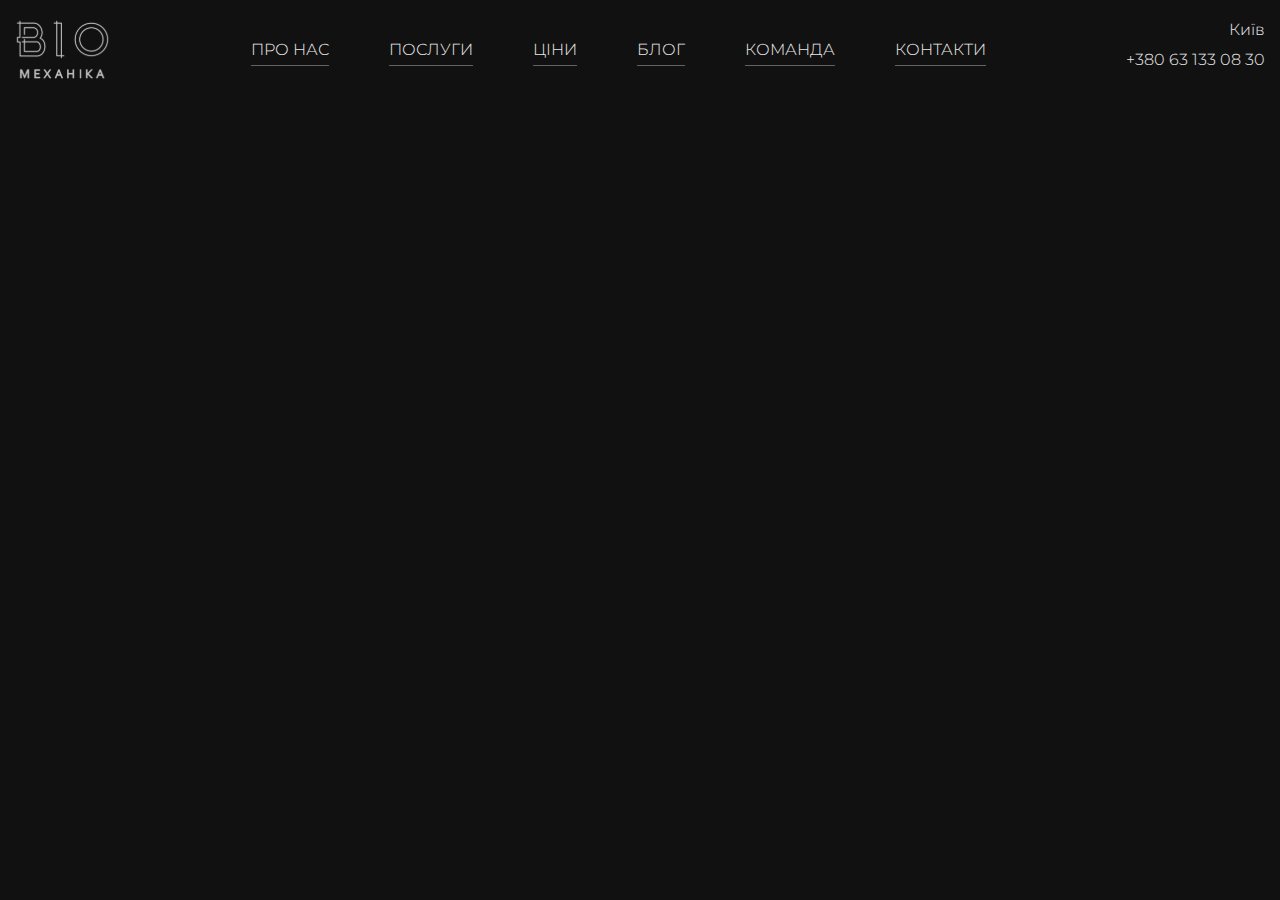
<file: header.html>
<!-- Сообщаем браузеру как стоит обрабатывать эту страницу -->
<!DOCTYPE html>
<!-- Оболочка документа, указываем язык содержимого -->
<html lang="ru">
<!-- Заголовок страницы, контейнер для других важных данных (не отображается) -->

<head>
	<!-- Заголовок страницы в браузере -->
	<title>Biomechanics</title>
	<!-- Адаптив -->

	<!-- Подключаем CSS -->
	<link rel="stylesheet" href="css/style.css" />
	<link rel="stylesheet" href="css/blocks.css" />
	<link rel="stylesheet" href="css/fonts.css" />
	<link rel="stylesheet" href="css/header.css" />
	<link rel="preconnect" href="https://fonts.googleapis.com">
	<link rel="preconnect" href="https://fonts.gstatic.com" crossorigin>
	<link href="https://fonts.googleapis.com/css2?family=Montserrat:ital,wght@0,100;0,200;0,300;0,400;0,500;0,600;0,700;1,100;1,200;1,300;1,400;1,500;1,600&display=swap" rel="stylesheet">

	<!-- Кодировка страницы -->
	<meta charset="UTF-8">
	<meta http-equiv="X-UA-Compatible" content="IE=edge">
	<meta name="viewport" content="width=device-width, initial-scale=1.0">
	<style>
	</style>
</head>
<!-- Отображаемое тело страницы -->

<body>
	<div class="wrapper">
		<header class="header">
			<div class="container">
				<div class="header__row">
					<div class="header__logo">
						<a class="header__logo-link" href="index.html">
							<img src="./img/Logo.svg" alt="Logo">
						</a>
					</div>
					<div class="menu__icon">
						<span></span>
					</div>
					<nav class="header__nav">
						<ul class="nav__list">
							<li class="nav__item"><a href="aboutUs.html">ПРО НАС</a></li>
							<li class="nav__item"><a href="services.html">ПОСЛУГИ</a></li>
							<li class="nav__item"><a href="price.html">ЦІНИ</a></li>
							<li class="nav__item"><a href="blog.html">БЛОГ</a></li>
							<li class="nav__item"><a href="team.html">КОМАНДА</a></li>
							<li class="nav__item"><a href="contacts.html">КОНТАКТИ</a></li>
						</ul>
					</nav>
					<div class="header__info">
						<p>Київ</p>
						<p><a href="tel:+380631330830">+380 63 133 08 30</a></p>
					</div>
				</div>
			</div>
		</header>
		<script src="js/JavaScript.js"></script>
	</div>
</body>

</html>
</file>
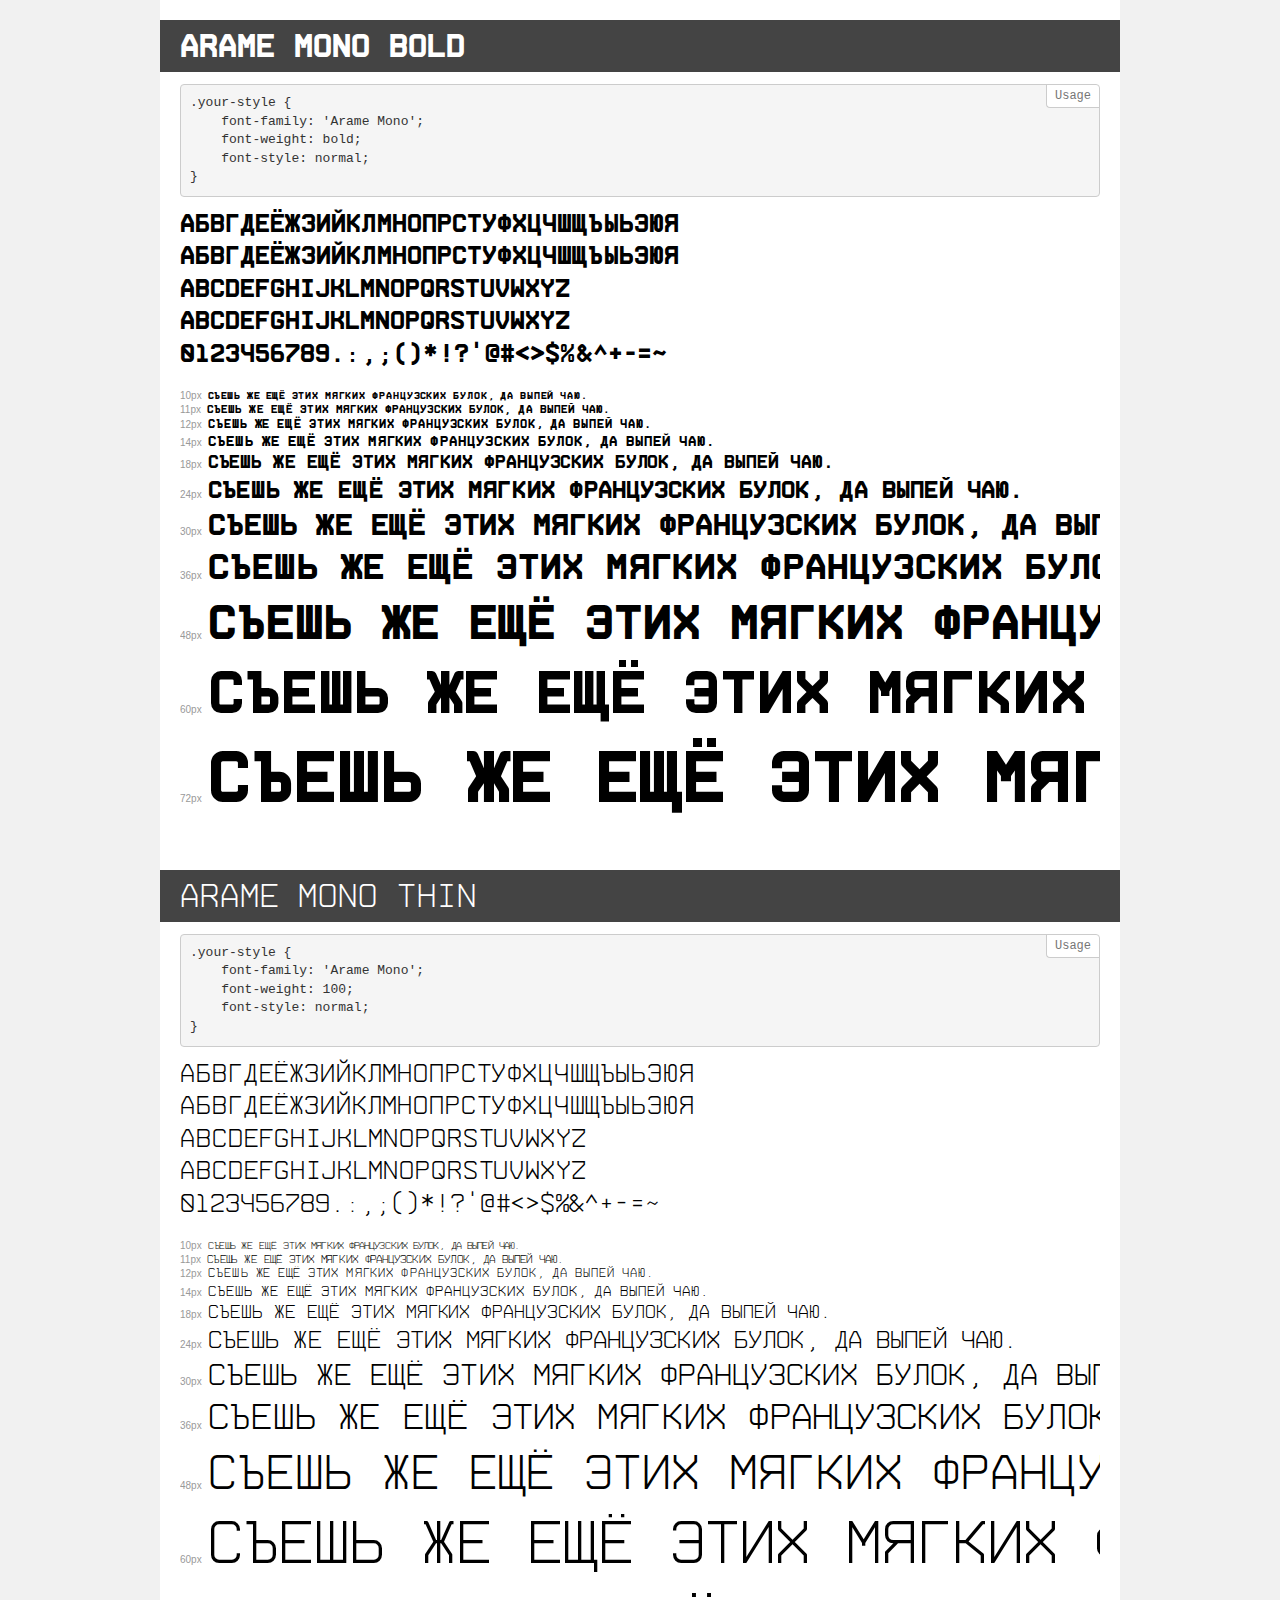
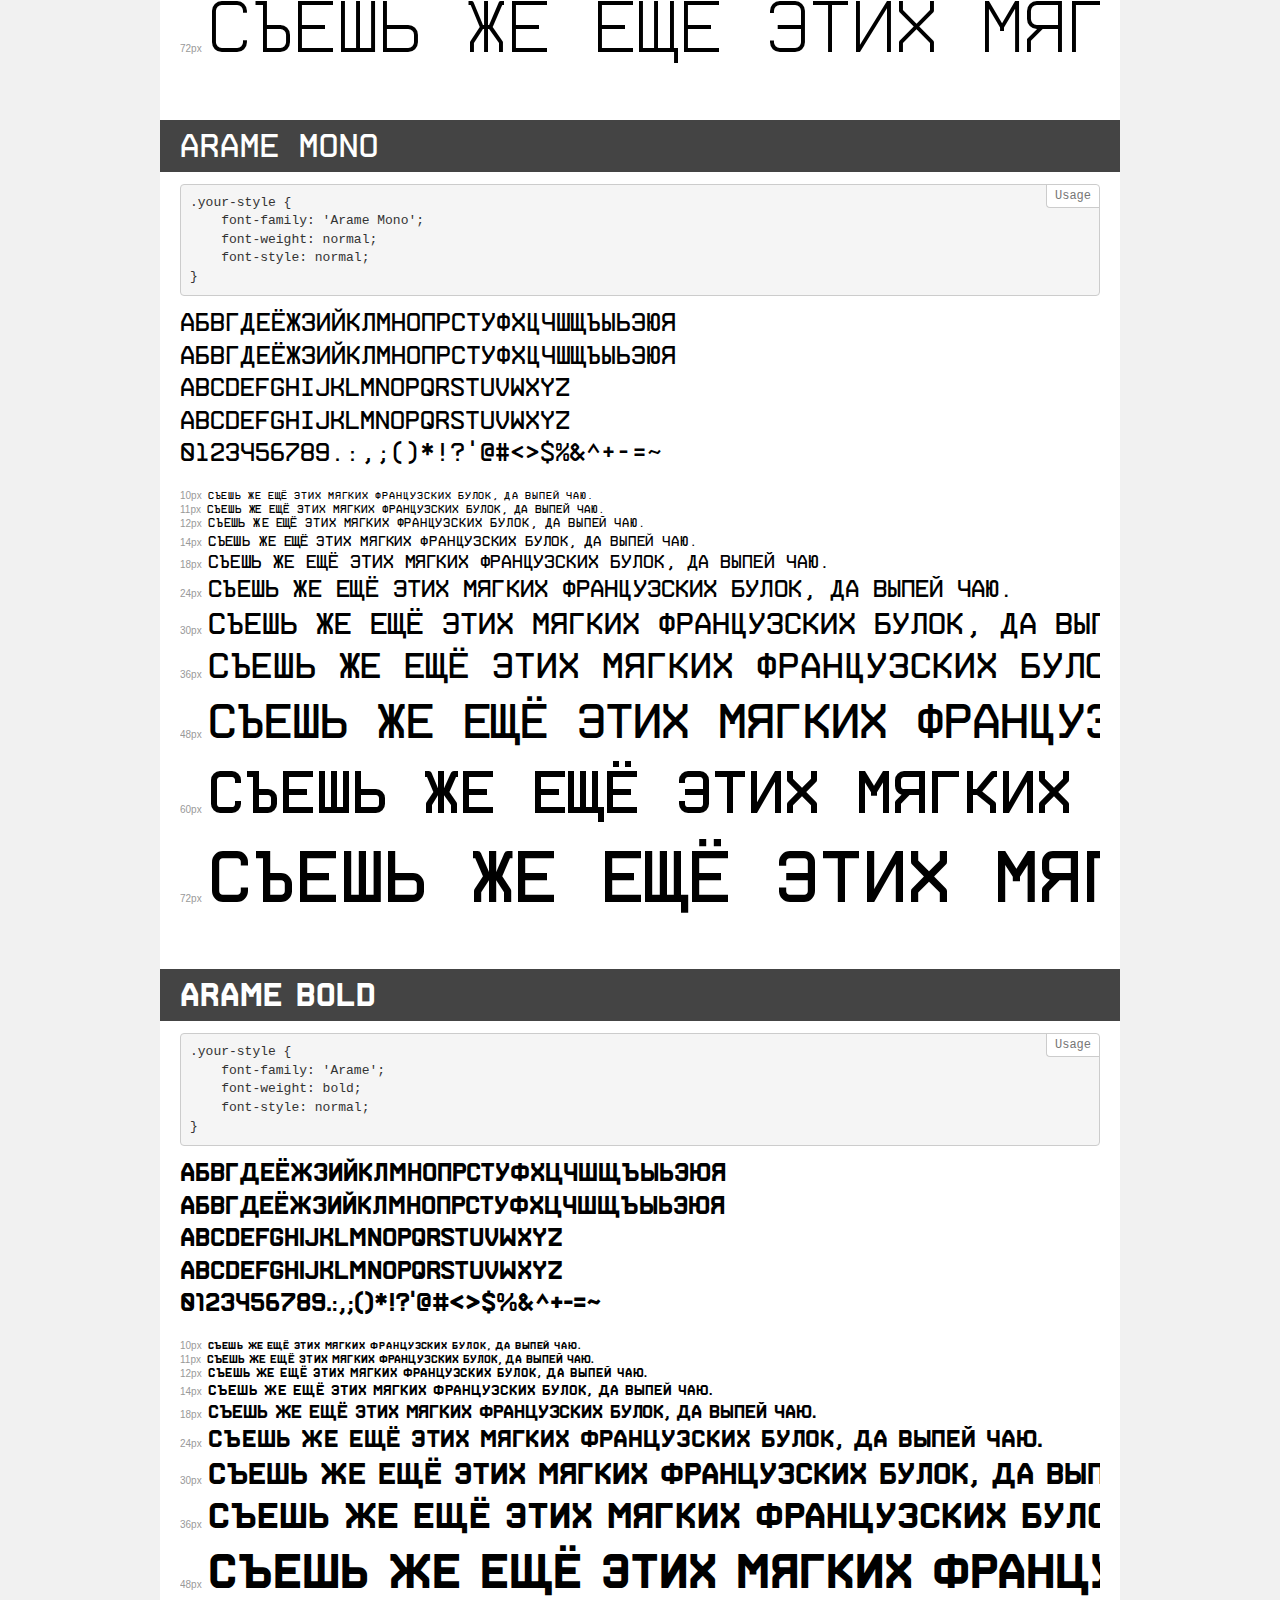
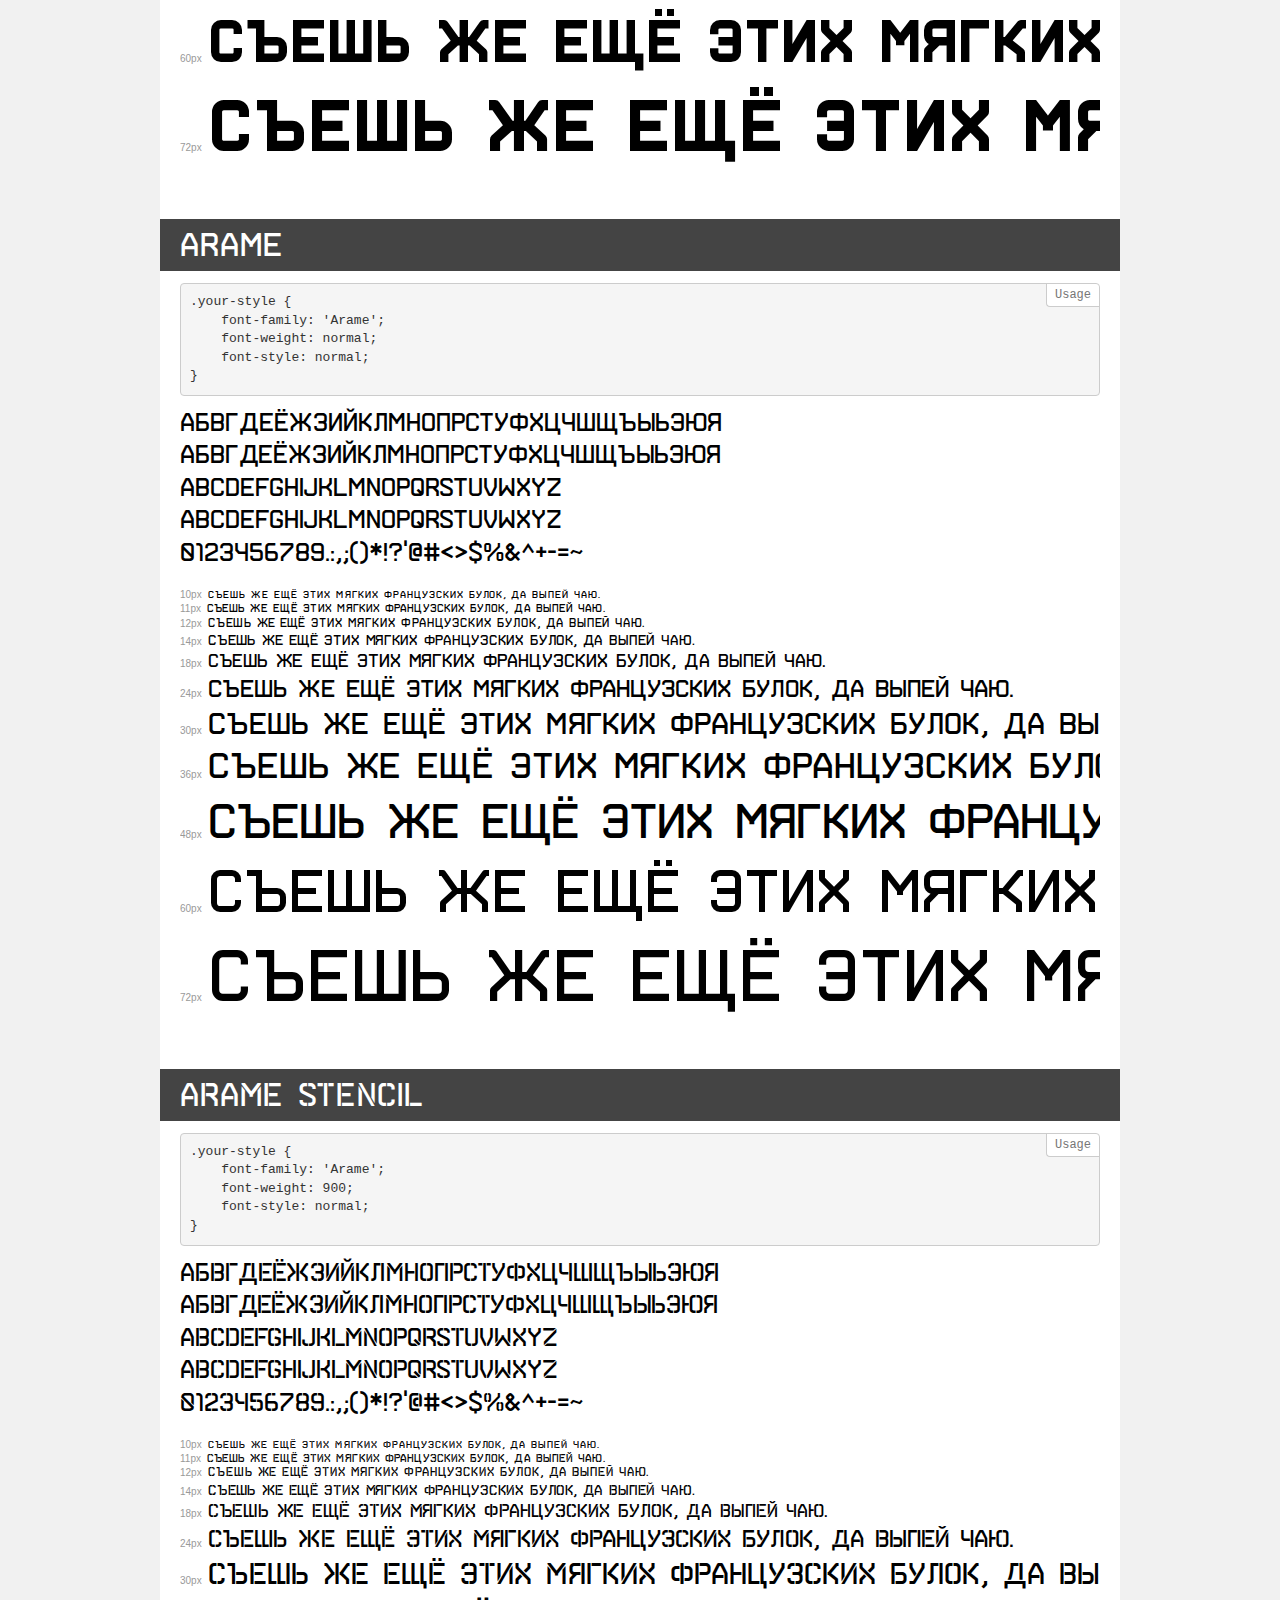
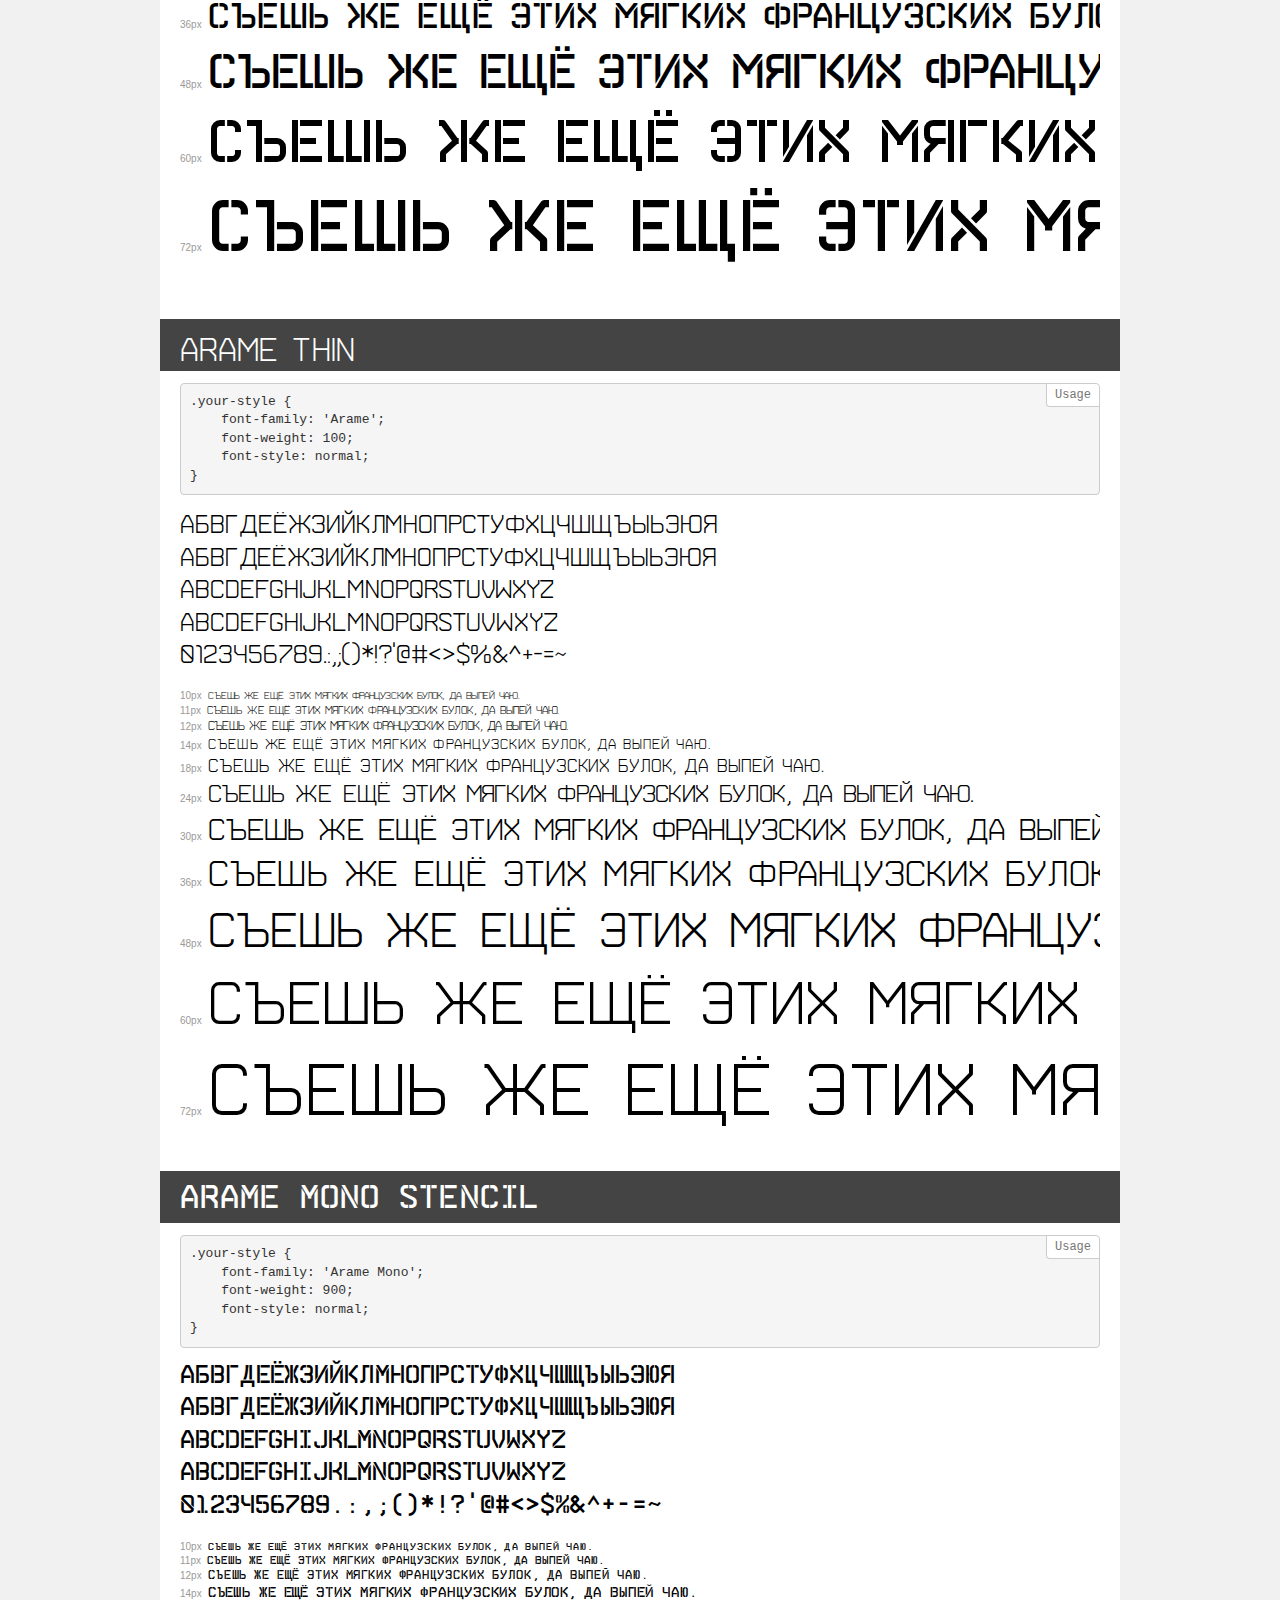
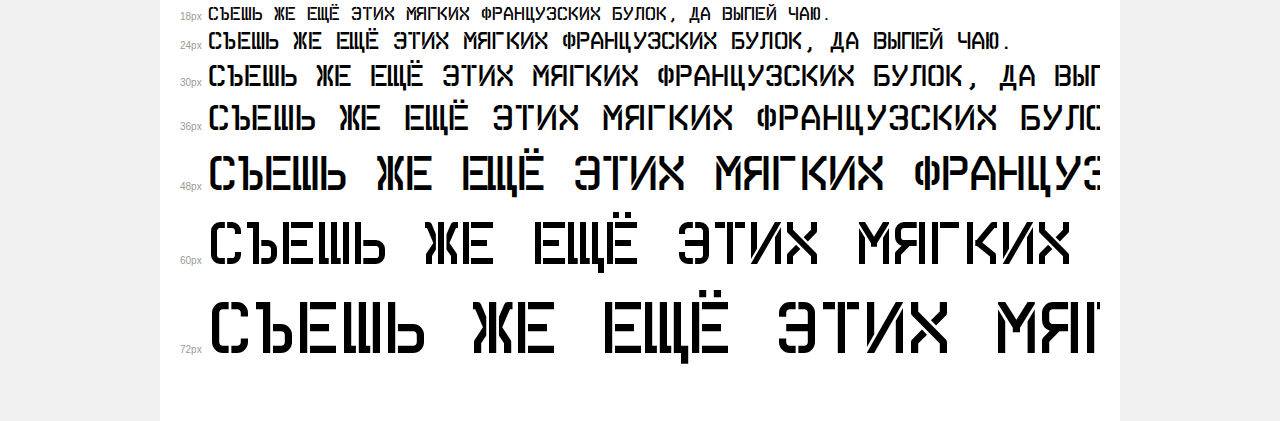
<file: fonts/demo.html>
<!DOCTYPE html>
<html>
<head>
	<meta charset="utf-8">
	<meta http-equiv="X-UA-Compatible" content="IE=edge">
	<meta name="viewport" content="width=device-width, initial-scale=1">
	<meta name="robots" content="noindex, noarchive">
	<title>Transfonter demo</title>
	<link href="stylesheet.css" rel="stylesheet">
	<style>
		/*
		http://meyerweb.com/eric/tools/css/reset/
		v2.0 | 20110126
		License: none (public domain)
		*/
		html, body, div, span, applet, object, iframe,
		h1, h2, h3, h4, h5, h6, p, blockquote, pre,
		a, abbr, acronym, address, big, cite, code,
		del, dfn, em, img, ins, kbd, q, s, samp,
		small, strike, strong, sub, sup, tt, var,
		b, u, i, center,
		dl, dt, dd, ol, ul, li,
		fieldset, form, label, legend,
		table, caption, tbody, tfoot, thead, tr, th, td,
		article, aside, canvas, details, embed,
		figure, figcaption, footer, header, hgroup,
		menu, nav, output, ruby, section, summary,
		time, mark, audio, video {
			margin: 0;
			padding: 0;
			border: 0;
			font-size: 100%;
			font: inherit;
			vertical-align: baseline;
		}
		/* HTML5 display-role reset for older browsers */
		article, aside, details, figcaption, figure,
		footer, header, hgroup, menu, nav, section {
			display: block;
		}
		body {
			line-height: 1;
		}
		ol, ul {
			list-style: none;
		}
		blockquote, q {
			quotes: none;
		}
		blockquote:before, blockquote:after,
		q:before, q:after {
			content: '';
			content: none;
		}
		table {
			border-collapse: collapse;
			border-spacing: 0;
		}
		/* common styles */
		body {
			background: #f1f1f1;
			color: #000;
		}
		.page {
			background: #fff;
			width: 920px;
			margin: 0 auto;
			padding: 20px 20px 0 20px;
			overflow: hidden;
		}
		.font-container {
			overflow-x: auto;
			overflow-y: hidden;
			margin-bottom: 40px;
			line-height: 1.3;
			white-space: nowrap;
			padding-bottom: 5px;
		}
		h1 {
			position: relative;
			background: #444;
			font-size: 32px;
			color: #fff;
			padding: 10px 20px;
			margin: 0 -20px 12px -20px;
		}
		.letters {
			font-size: 25px;
			margin-bottom: 20px;
		}
		.s10:before {
			content: '10px';
		}
		.s11:before {
			content: '11px';
		}
		.s12:before {
			content: '12px';
		}
		.s14:before {
			content: '14px';
		}
		.s18:before {
			content: '18px';
		}
		.s24:before {
			content: '24px';
		}
		.s30:before {
			content: '30px';
		}
		.s36:before {
			content: '36px';
		}
		.s48:before {
			content: '48px';
		}
		.s60:before {
			content: '60px';
		}
		.s72:before {
			content: '72px';
		}
		.s10:before, .s11:before, .s12:before, .s14:before,
		.s18:before, .s24:before, .s30:before, .s36:before,
		.s48:before, .s60:before, .s72:before {
			font-family: Arial, sans-serif;
			font-size: 10px;
			font-weight: normal;
			font-style: normal;
			color: #999;
			padding-right: 6px;
		}
		pre {
			display: block;
			position: relative;
			padding: 9px;
			margin: 0 0 10px;
			font-family: Monaco, Menlo, Consolas, "Courier New", monospace !important;
			font-size: 13px;
			line-height: 1.428571429;
			color: #333;
			font-weight: normal !important;
			font-style: normal !important;
			background-color: #f5f5f5;
			border: 1px solid #ccc;
			overflow-x: auto;
			border-radius: 4px;
		}
		pre:after {
			display: block;
			position: absolute;
			right: 0;
			top: 0;
			content: 'Usage';
			line-height: 1;
			padding: 5px 8px;
			font-size: 12px;
			color: #767676;
			background-color: #fff;
			border: 1px solid #ccc;
			border-right: none;
			border-top: none;
			border-radius: 0 4px 0 4px;
			z-index: 10;
		}
		/* responsive */
		@media (max-width: 959px) {
			.page {
				width: auto;
				margin: 0;
			}
		}
	</style>
</head>
<body>
<div class="page">
	<div class="demo" style="font-family: 'Arame Mono'; font-weight: bold; font-style: normal;">
		<h1>Arame Mono Bold</h1>
		<pre>.your-style {
    font-family: 'Arame Mono';
    font-weight: bold;
    font-style: normal;
}</pre>
		<div class="font-container">
			<p class="letters">
				абвгдеёжзийклмнопрстуфхцчшщъыьэюя <br />
				АБВГДЕЁЖЗИЙКЛМНОПРСТУФХЦЧШЩЪЫЬЭЮЯ <br />
				abcdefghijklmnopqrstuvwxyz <br />
				ABCDEFGHIJKLMNOPQRSTUVWXYZ <br />				0123456789.:,;()*!?'@#<>$%&^+-=~
			</p>
			<p class="s10" style="font-size: 10px;">Съешь же ещё этих мягких французских булок, да выпей чаю.</p>
			<p class="s11" style="font-size: 11px;">Съешь же ещё этих мягких французских булок, да выпей чаю.</p>
			<p class="s12" style="font-size: 12px;">Съешь же ещё этих мягких французских булок, да выпей чаю.</p>
			<p class="s14" style="font-size: 14px;">Съешь же ещё этих мягких французских булок, да выпей чаю.</p>
			<p class="s18" style="font-size: 18px;">Съешь же ещё этих мягких французских булок, да выпей чаю.</p>
			<p class="s24" style="font-size: 24px;">Съешь же ещё этих мягких французских булок, да выпей чаю.</p>
			<p class="s30" style="font-size: 30px;">Съешь же ещё этих мягких французских булок, да выпей чаю.</p>
			<p class="s36" style="font-size: 36px;">Съешь же ещё этих мягких французских булок, да выпей чаю.</p>
			<p class="s48" style="font-size: 48px;">Съешь же ещё этих мягких французских булок, да выпей чаю.</p>
			<p class="s60" style="font-size: 60px;">Съешь же ещё этих мягких французских булок, да выпей чаю.</p>
			<p class="s72" style="font-size: 72px;">Съешь же ещё этих мягких французских булок, да выпей чаю.</p>
		</div>
	</div>
	<div class="demo" style="font-family: 'Arame Mono'; font-weight: 100; font-style: normal;">
		<h1>Arame Mono Thin</h1>
		<pre>.your-style {
    font-family: 'Arame Mono';
    font-weight: 100;
    font-style: normal;
}</pre>
		<div class="font-container">
			<p class="letters">
				абвгдеёжзийклмнопрстуфхцчшщъыьэюя <br />
				АБВГДЕЁЖЗИЙКЛМНОПРСТУФХЦЧШЩЪЫЬЭЮЯ <br />
				abcdefghijklmnopqrstuvwxyz <br />
				ABCDEFGHIJKLMNOPQRSTUVWXYZ <br />				0123456789.:,;()*!?'@#<>$%&^+-=~
			</p>
			<p class="s10" style="font-size: 10px;">Съешь же ещё этих мягких французских булок, да выпей чаю.</p>
			<p class="s11" style="font-size: 11px;">Съешь же ещё этих мягких французских булок, да выпей чаю.</p>
			<p class="s12" style="font-size: 12px;">Съешь же ещё этих мягких французских булок, да выпей чаю.</p>
			<p class="s14" style="font-size: 14px;">Съешь же ещё этих мягких французских булок, да выпей чаю.</p>
			<p class="s18" style="font-size: 18px;">Съешь же ещё этих мягких французских булок, да выпей чаю.</p>
			<p class="s24" style="font-size: 24px;">Съешь же ещё этих мягких французских булок, да выпей чаю.</p>
			<p class="s30" style="font-size: 30px;">Съешь же ещё этих мягких французских булок, да выпей чаю.</p>
			<p class="s36" style="font-size: 36px;">Съешь же ещё этих мягких французских булок, да выпей чаю.</p>
			<p class="s48" style="font-size: 48px;">Съешь же ещё этих мягких французских булок, да выпей чаю.</p>
			<p class="s60" style="font-size: 60px;">Съешь же ещё этих мягких французских булок, да выпей чаю.</p>
			<p class="s72" style="font-size: 72px;">Съешь же ещё этих мягких французских булок, да выпей чаю.</p>
		</div>
	</div>
	<div class="demo" style="font-family: 'Arame Mono'; font-weight: normal; font-style: normal;">
		<h1>Arame Mono</h1>
		<pre>.your-style {
    font-family: 'Arame Mono';
    font-weight: normal;
    font-style: normal;
}</pre>
		<div class="font-container">
			<p class="letters">
				абвгдеёжзийклмнопрстуфхцчшщъыьэюя <br />
				АБВГДЕЁЖЗИЙКЛМНОПРСТУФХЦЧШЩЪЫЬЭЮЯ <br />
				abcdefghijklmnopqrstuvwxyz <br />
				ABCDEFGHIJKLMNOPQRSTUVWXYZ <br />				0123456789.:,;()*!?'@#<>$%&^+-=~
			</p>
			<p class="s10" style="font-size: 10px;">Съешь же ещё этих мягких французских булок, да выпей чаю.</p>
			<p class="s11" style="font-size: 11px;">Съешь же ещё этих мягких французских булок, да выпей чаю.</p>
			<p class="s12" style="font-size: 12px;">Съешь же ещё этих мягких французских булок, да выпей чаю.</p>
			<p class="s14" style="font-size: 14px;">Съешь же ещё этих мягких французских булок, да выпей чаю.</p>
			<p class="s18" style="font-size: 18px;">Съешь же ещё этих мягких французских булок, да выпей чаю.</p>
			<p class="s24" style="font-size: 24px;">Съешь же ещё этих мягких французских булок, да выпей чаю.</p>
			<p class="s30" style="font-size: 30px;">Съешь же ещё этих мягких французских булок, да выпей чаю.</p>
			<p class="s36" style="font-size: 36px;">Съешь же ещё этих мягких французских булок, да выпей чаю.</p>
			<p class="s48" style="font-size: 48px;">Съешь же ещё этих мягких французских булок, да выпей чаю.</p>
			<p class="s60" style="font-size: 60px;">Съешь же ещё этих мягких французских булок, да выпей чаю.</p>
			<p class="s72" style="font-size: 72px;">Съешь же ещё этих мягких французских булок, да выпей чаю.</p>
		</div>
	</div>
	<div class="demo" style="font-family: 'Arame'; font-weight: bold; font-style: normal;">
		<h1>Arame Bold</h1>
		<pre>.your-style {
    font-family: 'Arame';
    font-weight: bold;
    font-style: normal;
}</pre>
		<div class="font-container">
			<p class="letters">
				абвгдеёжзийклмнопрстуфхцчшщъыьэюя <br />
				АБВГДЕЁЖЗИЙКЛМНОПРСТУФХЦЧШЩЪЫЬЭЮЯ <br />
				abcdefghijklmnopqrstuvwxyz <br />
				ABCDEFGHIJKLMNOPQRSTUVWXYZ <br />				0123456789.:,;()*!?'@#<>$%&^+-=~
			</p>
			<p class="s10" style="font-size: 10px;">Съешь же ещё этих мягких французских булок, да выпей чаю.</p>
			<p class="s11" style="font-size: 11px;">Съешь же ещё этих мягких французских булок, да выпей чаю.</p>
			<p class="s12" style="font-size: 12px;">Съешь же ещё этих мягких французских булок, да выпей чаю.</p>
			<p class="s14" style="font-size: 14px;">Съешь же ещё этих мягких французских булок, да выпей чаю.</p>
			<p class="s18" style="font-size: 18px;">Съешь же ещё этих мягких французских булок, да выпей чаю.</p>
			<p class="s24" style="font-size: 24px;">Съешь же ещё этих мягких французских булок, да выпей чаю.</p>
			<p class="s30" style="font-size: 30px;">Съешь же ещё этих мягких французских булок, да выпей чаю.</p>
			<p class="s36" style="font-size: 36px;">Съешь же ещё этих мягких французских булок, да выпей чаю.</p>
			<p class="s48" style="font-size: 48px;">Съешь же ещё этих мягких французских булок, да выпей чаю.</p>
			<p class="s60" style="font-size: 60px;">Съешь же ещё этих мягких французских булок, да выпей чаю.</p>
			<p class="s72" style="font-size: 72px;">Съешь же ещё этих мягких французских булок, да выпей чаю.</p>
		</div>
	</div>
	<div class="demo" style="font-family: 'Arame'; font-weight: normal; font-style: normal;">
		<h1>Arame</h1>
		<pre>.your-style {
    font-family: 'Arame';
    font-weight: normal;
    font-style: normal;
}</pre>
		<div class="font-container">
			<p class="letters">
				абвгдеёжзийклмнопрстуфхцчшщъыьэюя <br />
				АБВГДЕЁЖЗИЙКЛМНОПРСТУФХЦЧШЩЪЫЬЭЮЯ <br />
				abcdefghijklmnopqrstuvwxyz <br />
				ABCDEFGHIJKLMNOPQRSTUVWXYZ <br />				0123456789.:,;()*!?'@#<>$%&^+-=~
			</p>
			<p class="s10" style="font-size: 10px;">Съешь же ещё этих мягких французских булок, да выпей чаю.</p>
			<p class="s11" style="font-size: 11px;">Съешь же ещё этих мягких французских булок, да выпей чаю.</p>
			<p class="s12" style="font-size: 12px;">Съешь же ещё этих мягких французских булок, да выпей чаю.</p>
			<p class="s14" style="font-size: 14px;">Съешь же ещё этих мягких французских булок, да выпей чаю.</p>
			<p class="s18" style="font-size: 18px;">Съешь же ещё этих мягких французских булок, да выпей чаю.</p>
			<p class="s24" style="font-size: 24px;">Съешь же ещё этих мягких французских булок, да выпей чаю.</p>
			<p class="s30" style="font-size: 30px;">Съешь же ещё этих мягких французских булок, да выпей чаю.</p>
			<p class="s36" style="font-size: 36px;">Съешь же ещё этих мягких французских булок, да выпей чаю.</p>
			<p class="s48" style="font-size: 48px;">Съешь же ещё этих мягких французских булок, да выпей чаю.</p>
			<p class="s60" style="font-size: 60px;">Съешь же ещё этих мягких французских булок, да выпей чаю.</p>
			<p class="s72" style="font-size: 72px;">Съешь же ещё этих мягких французских булок, да выпей чаю.</p>
		</div>
	</div>
	<div class="demo" style="font-family: 'Arame'; font-weight: 900; font-style: normal;">
		<h1>Arame Stencil</h1>
		<pre>.your-style {
    font-family: 'Arame';
    font-weight: 900;
    font-style: normal;
}</pre>
		<div class="font-container">
			<p class="letters">
				абвгдеёжзийклмнопрстуфхцчшщъыьэюя <br />
				АБВГДЕЁЖЗИЙКЛМНОПРСТУФХЦЧШЩЪЫЬЭЮЯ <br />
				abcdefghijklmnopqrstuvwxyz <br />
				ABCDEFGHIJKLMNOPQRSTUVWXYZ <br />				0123456789.:,;()*!?'@#<>$%&^+-=~
			</p>
			<p class="s10" style="font-size: 10px;">Съешь же ещё этих мягких французских булок, да выпей чаю.</p>
			<p class="s11" style="font-size: 11px;">Съешь же ещё этих мягких французских булок, да выпей чаю.</p>
			<p class="s12" style="font-size: 12px;">Съешь же ещё этих мягких французских булок, да выпей чаю.</p>
			<p class="s14" style="font-size: 14px;">Съешь же ещё этих мягких французских булок, да выпей чаю.</p>
			<p class="s18" style="font-size: 18px;">Съешь же ещё этих мягких французских булок, да выпей чаю.</p>
			<p class="s24" style="font-size: 24px;">Съешь же ещё этих мягких французских булок, да выпей чаю.</p>
			<p class="s30" style="font-size: 30px;">Съешь же ещё этих мягких французских булок, да выпей чаю.</p>
			<p class="s36" style="font-size: 36px;">Съешь же ещё этих мягких французских булок, да выпей чаю.</p>
			<p class="s48" style="font-size: 48px;">Съешь же ещё этих мягких французских булок, да выпей чаю.</p>
			<p class="s60" style="font-size: 60px;">Съешь же ещё этих мягких французских булок, да выпей чаю.</p>
			<p class="s72" style="font-size: 72px;">Съешь же ещё этих мягких французских булок, да выпей чаю.</p>
		</div>
	</div>
	<div class="demo" style="font-family: 'Arame'; font-weight: 100; font-style: normal;">
		<h1>Arame Thin</h1>
		<pre>.your-style {
    font-family: 'Arame';
    font-weight: 100;
    font-style: normal;
}</pre>
		<div class="font-container">
			<p class="letters">
				абвгдеёжзийклмнопрстуфхцчшщъыьэюя <br />
				АБВГДЕЁЖЗИЙКЛМНОПРСТУФХЦЧШЩЪЫЬЭЮЯ <br />
				abcdefghijklmnopqrstuvwxyz <br />
				ABCDEFGHIJKLMNOPQRSTUVWXYZ <br />				0123456789.:,;()*!?'@#<>$%&^+-=~
			</p>
			<p class="s10" style="font-size: 10px;">Съешь же ещё этих мягких французских булок, да выпей чаю.</p>
			<p class="s11" style="font-size: 11px;">Съешь же ещё этих мягких французских булок, да выпей чаю.</p>
			<p class="s12" style="font-size: 12px;">Съешь же ещё этих мягких французских булок, да выпей чаю.</p>
			<p class="s14" style="font-size: 14px;">Съешь же ещё этих мягких французских булок, да выпей чаю.</p>
			<p class="s18" style="font-size: 18px;">Съешь же ещё этих мягких французских булок, да выпей чаю.</p>
			<p class="s24" style="font-size: 24px;">Съешь же ещё этих мягких французских булок, да выпей чаю.</p>
			<p class="s30" style="font-size: 30px;">Съешь же ещё этих мягких французских булок, да выпей чаю.</p>
			<p class="s36" style="font-size: 36px;">Съешь же ещё этих мягких французских булок, да выпей чаю.</p>
			<p class="s48" style="font-size: 48px;">Съешь же ещё этих мягких французских булок, да выпей чаю.</p>
			<p class="s60" style="font-size: 60px;">Съешь же ещё этих мягких французских булок, да выпей чаю.</p>
			<p class="s72" style="font-size: 72px;">Съешь же ещё этих мягких французских булок, да выпей чаю.</p>
		</div>
	</div>
	<div class="demo" style="font-family: 'Arame Mono'; font-weight: 900; font-style: normal;">
		<h1>Arame Mono Stencil</h1>
		<pre>.your-style {
    font-family: 'Arame Mono';
    font-weight: 900;
    font-style: normal;
}</pre>
		<div class="font-container">
			<p class="letters">
				абвгдеёжзийклмнопрстуфхцчшщъыьэюя <br />
				АБВГДЕЁЖЗИЙКЛМНОПРСТУФХЦЧШЩЪЫЬЭЮЯ <br />
				abcdefghijklmnopqrstuvwxyz <br />
				ABCDEFGHIJKLMNOPQRSTUVWXYZ <br />				0123456789.:,;()*!?'@#<>$%&^+-=~
			</p>
			<p class="s10" style="font-size: 10px;">Съешь же ещё этих мягких французских булок, да выпей чаю.</p>
			<p class="s11" style="font-size: 11px;">Съешь же ещё этих мягких французских булок, да выпей чаю.</p>
			<p class="s12" style="font-size: 12px;">Съешь же ещё этих мягких французских булок, да выпей чаю.</p>
			<p class="s14" style="font-size: 14px;">Съешь же ещё этих мягких французских булок, да выпей чаю.</p>
			<p class="s18" style="font-size: 18px;">Съешь же ещё этих мягких французских булок, да выпей чаю.</p>
			<p class="s24" style="font-size: 24px;">Съешь же ещё этих мягких французских булок, да выпей чаю.</p>
			<p class="s30" style="font-size: 30px;">Съешь же ещё этих мягких французских булок, да выпей чаю.</p>
			<p class="s36" style="font-size: 36px;">Съешь же ещё этих мягких французских булок, да выпей чаю.</p>
			<p class="s48" style="font-size: 48px;">Съешь же ещё этих мягких французских булок, да выпей чаю.</p>
			<p class="s60" style="font-size: 60px;">Съешь же ещё этих мягких французских булок, да выпей чаю.</p>
			<p class="s72" style="font-size: 72px;">Съешь же ещё этих мягких французских булок, да выпей чаю.</p>
		</div>
	</div>
</div>
</body>
</html>
</file>
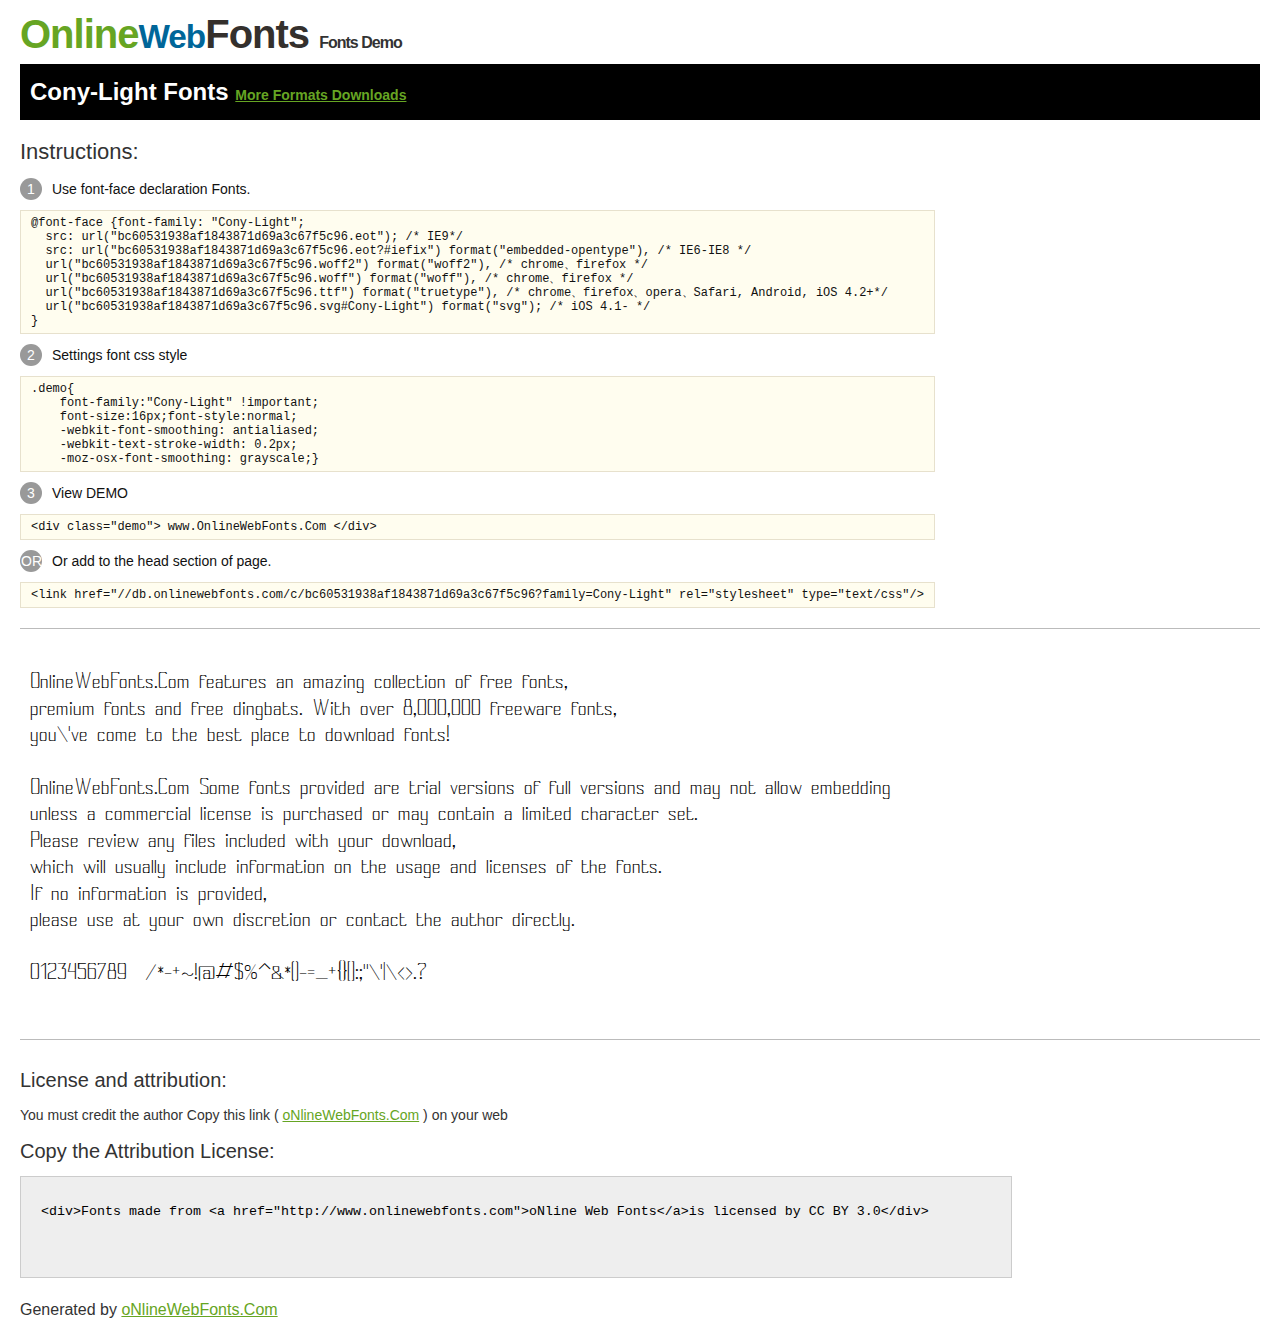
<file: fonts/@font-face/Demo.html>
<!DOCTYPE html>
<html>
<head>
<meta charset="utf-8"/>
<title>Cony-Light Font - OnlineWebFonts.COM</title>
<style type="text/css">
@font-face {font-family: "Cony-Light";
  src: url("bc60531938af1843871d69a3c67f5c96.eot"); /* IE9*/
  src: url("bc60531938af1843871d69a3c67f5c96.eot?#iefix") format("embedded-opentype"), /* IE6-IE8 */
  url("bc60531938af1843871d69a3c67f5c96.woff2") format("woff2"), /* chrome、firefox */
  url("bc60531938af1843871d69a3c67f5c96.woff") format("woff"), /* chrome、firefox */
  url("bc60531938af1843871d69a3c67f5c96.ttf") format("truetype"), /* chrome、firefox、opera、Safari, Android, iOS 4.2+*/
  url("bc60531938af1843871d69a3c67f5c96.svg#Cony-Light") format("svg"); /* iOS 4.1- */
}
*{margin:0;padding:0;list-style:none;}pre{border:solid 1px #e7e1cd;background-color:#fffdef;overflow:auto;font-size:12px;line-height:14px;margin-top:10px;margin-right:0;margin-bottom:10px;margin-left:0;padding-top:5px;padding-right:10px;padding-bottom:5px;padding-left:10px;}.demo pre{color:#000;line-height: 1.2em;font-family:"Cony-Light"!important;font-size:22px;background-color:#FFF;border-top-width:0px;border-right-width:0px;border-bottom-width:0px;border-left-width:0px;}body{font-family:sans-serif;line-height:1.5;font-size:16px;padding:20px;color:#333;}:hover,:before,:after{-webkit-transition:all 0.1s ease-in;-moz-transition:all 0.1s ease-in;-ms-transition:all 0.1s ease-in;-o-transition:all 0.1s ease-in;transition:all 0.1s ease-in;}*{-moz-box-sizing:border-box;-webkit-box-sizing:border-box;box-sizing:border-box;margin:0;padding:0;}a{color:#66A523;}h1.logo{font-size:40px;letter-spacing:-1px;margin-top:-16px;}h1.logo strong{font-size:16px;font-family:sans-serif;color:#333;}h1.logo a{color:#34302d;text-decoration:none;}h1.logo a span{color:#66A523;}h1.logo a small{color:#006699;}.info{float:left;font-size:14px;margin-top:15px;}.info ul{margin-left:0px;color:#111;margin-bottom:20px;}.info .exs{font-size:12px;color:#666;margin-left:35px;display:block;}.info ul li{margin-top:10px;list-style:none;}.info .numno{color:#fff;border-radius:20px;padding:1px;display:inline-block;width:22px;height:22px;text-align:center;margin-right:10px;background-color:#999999;}.info ul strong{font-weight:normal;color:#000;}.info .inst{font-size:22px;margin-bottom:10px;}.demo{float:left;width:100%;height:auto;border-top-width:1px;border-top-style:solid;border-top-color:#bbb;border-bottom-width:1px;border-bottom-style:solid;border-bottom-color:#bbb;padding-bottom:10px;}.demo .demo_svg{float:left;height:auto;width:100px;margin-right:5px;margin-left:5px;margin-bottom:10px;}.demo .demo_svg i{float:left;height:80px;width:80px;text-align:center;font-size:40px;margin-left:10px;line-height:80px;color:#777;}.demo .demo_svg .code{float:left;height:20px;width:100%;overflow:hidden;text-align:center;line-height:20px;font-size:11px;color:#666;}.demo .demo_svg .txt{float:left;height:20px;width:100%;font-size:11px;text-align:center;white-space:nowrap;overflow:hidden;line-height:20px;}.demo .demo_svg:hover i{font-size:60px;color:#333;}.by{padding-top:15px;float:left;width:100%;margin-top:10px;margin-right:0;margin-bottom:10px;margin-left:0;}.by{margin-bottom:10px;font-size:20px;}.by .attr{font-size:14px;color:#333;padding-top:10px;padding-bottom:10px;}textarea{width:80%;height:auto;border:1px solid #CCC;resize:none;background:#EEE;padding:20px;float:left;margin-top:10px;line-height:30px;}#footer{float:left;width:100%;margin-top:10px;padding-bottom:20px;}h2{background-color:#000;padding-top:10px;padding-bottom:10px;padding-left:10px;color:#FFF;}
</style>
</head>
<body>
<h1 class="logo"> <a href="http://www.onlinewebfonts.com/"> <span>Online</span><small>Web</small>Fonts</a> <strong>Fonts Demo</strong></h1>
<h2>
Cony-Light Fonts <a style="font-size:14px;" href="http://www.onlinewebfonts.com/download/bc60531938af1843871d69a3c67f5c96" target="_blank">More Formats Downloads</a></h2>
<div class="info">
  <div class="inst">Instructions:</div>
  <ul>
    <li>
      <p> <span class="numno">1</span>Use font-face declaration Fonts.<br />
        <span class="exs">
        <pre>
@font-face {font-family: "Cony-Light";
  src: url("bc60531938af1843871d69a3c67f5c96.eot"); /* IE9*/
  src: url("bc60531938af1843871d69a3c67f5c96.eot?#iefix") format("embedded-opentype"), /* IE6-IE8 */
  url("bc60531938af1843871d69a3c67f5c96.woff2") format("woff2"), /* chrome、firefox */
  url("bc60531938af1843871d69a3c67f5c96.woff") format("woff"), /* chrome、firefox */
  url("bc60531938af1843871d69a3c67f5c96.ttf") format("truetype"), /* chrome、firefox、opera、Safari, Android, iOS 4.2+*/
  url("bc60531938af1843871d69a3c67f5c96.svg#Cony-Light") format("svg"); /* iOS 4.1- */
}
</pre>
      </span> 
    </li>
    <li>
      <p> <span class="numno">2</span>Settings font css style <br />
      <span class="exs">
<pre>
.demo{
    font-family:"Cony-Light" !important;
    font-size:16px;font-style:normal;
    -webkit-font-smoothing: antialiased;
    -webkit-text-stroke-width: 0.2px;
    -moz-osx-font-smoothing: grayscale;}
</pre>
      </span> 
    </li>
    <li>
      <p> <span class="numno">3</span>View DEMO <br />
      <span class="exs"><pre>
&lt;div class="demo"&gt; www.OnlineWebFonts.Com &lt;/div&gt;
</pre></span> 
    </li>
    <li>
      <p> <span class="numno">OR</span>Or add to the head section of page. <br />
      <span class="exs"><pre>
&lt;link href="//db.onlinewebfonts.com/c/bc60531938af1843871d69a3c67f5c96?family=Cony-Light" rel="stylesheet" type="text/css"/&gt;
</pre></span> 
    </li>
  </ul>
</div>
<div class="demo">
<pre>

OnlineWebFonts.Com features an amazing collection of free fonts,
premium fonts and free dingbats. With over 8,000,000 freeware fonts, 
you\'ve come to the best place to download fonts! 

OnlineWebFonts.Com Some fonts provided are trial versions of full versions and may not allow embedding 
unless a commercial license is purchased or may contain a limited character set. 
Please review any files included with your download, 
which will usually include information on the usage and licenses of the fonts. 
If no information is provided, 
please use at your own discretion or contact the author directly. 

0123456789  /*-+~!@#$%^&*()-=_+{}[]:;"\'|\<>.?

</pre>
</div>

<div class="by">
<div class="by_title">License and attribution:</div>
<div class="attr">You must credit the author Copy this link ( <a href="http://www.onlinewebfonts.com" target="_blank">oNlineWebFonts.Com</a> ) on your web </div><div class="usetitle">Copy the Attribution License:</div>
<textarea onclick="this.focus();this.select();">&lt;div&gt;Fonts made from &lt;a href="http://www.onlinewebfonts.com"&gt;oNline Web Fonts&lt;/a&gt;is licensed by CC BY 3.0&lt;/div&gt;</textarea>
</div>
<div id="footer">
    <div>Generated by <a href="http://www.onlinewebfonts.com" target="_blank">oNlineWebFonts.Com</a></div>
</div>
</body>
</html>
</file>
<file: css/style.css>
/*Обнуление*/
* {
  padding: 0;
  margin: 0;
  border: 0;
}
*,
*:before,
*:after {
  -moz-box-sizing: border-box;
  -webkit-box-sizing: border-box;
  box-sizing: border-box;
}
:focus,
:active {
  outline: none;
}
a:focus,
a:active {
  outline: none;
}
nav,
footer,
header,
aside {
  display: block;
}
html,
body {
  height: 100%;
  width: 100%;
  font-size: 100%;
  line-height: 1;
  font-size: 14px;
  -ms-text-size-adjust: 100%;
  -moz-text-size-adjust: 100%;
  -webkit-text-size-adjust: 100%;
}
input,
button,
textarea {
  font-family: inherit;
}
input::-ms-clear {
  display: none;
}
button {
  cursor: pointer;
}
button::-moz-focus-inner {
  padding: 0;
  border: 0;
}
a,
a:visited {
  text-decoration: none;
}
a:hover {
  text-decoration: none;
}
ul li {
  list-style: none;
}
img {
  vertical-align: top;
}
h1,
h2,
h3,
h4,
h5,
h6 {
  font-size: inherit;
  font-weight: inherit;
}
/*--------------------*/
body {
  font-family: Montserrat;
  background-color: #111111 !important;
  color: #ebebeb !important;
}
.wrapper {
  overflow: hidden;
  min-height: 100%;
  display: flex;
  flex-direction: column;
}
.header {
  padding: 20px 0;
}
.container {
  max-width: 1470px;
  margin: 0 auto;
  padding: 0 15px;
}
.header__row {
  display: flex;
  align-items: center;
  justify-content: space-between;
}
.header__logo {
  flex: 1 1 auto;
}
.menu__icon {
  display: none;
}
.header__nav {
  flex: 1 0 auto;
}
.nav__list {
  display: flex;
  font-weight: 300;
  font-size: 16px;
  line-height: 125%;
}
.nav__item:not(:last-child) {
  margin: 0 60px 0 0;
}

.nav__item a {
  color: #ebebeb;
}
.header__info {
  font-weight: 300;
  font-size: 16px;
  line-height: 125%;
  text-align: right;
}
.header__info a,
p {
  color: #ebebeb;
}
.header__info p {
  margin: 0 0 10px 0;
}
.heroscreen {
}
.heroscreen__body {
  display: flex;
  flex-wrap: wrap;
}
.heroscreen__content {
  display: flex;
  flex-direction: column;
  flex: 1 0 50%;
}
.content__top {
  flex: 1 1 auto;
  margin: 58px 0 0 0;
}
.heroscreen__text {
  margin: 25px 0 0 0;
}

.content__bottom {
  margin: 0 0 42px 0;
}
.heroscreen__button {
  margin: 0 0 25px 0;
}
.bottom__text {
}
.heroscreen__img img {
  width: 100%;
  height: 100%;
  object-fit: cover;
}

.offers {
}
.offers__inner {
}
.offers__article {
  text-align: center;
  margin: 100px 0 66px 0;
}
.offers__one {
  display: flex;
  align-items: center;
}
.offer__content {
  display: flex;
}
.offer__image {
  height: 100%;
}
.offer__img {
  max-width: 100%;
  object-fit: cover;
}
.offer__subscripton {
  margin: 0 0 0 20px;
}
.offer__title {
  margin: 0 0 18px 0;
}
.title-offer {
  font-family: "Arame";
  font-weight: 400;
  font-size: 20px;
  line-height: 120%;
  letter-spacing: 0.135em;
}
.offer__subtitle {
}
.subtitle-offer {
  width: 380px;
  font-family: "Montserrat";
  font-weight: 300;
  font-size: 16px;
  line-height: 125%;
}
.one {
  margin: 0 0 0 35%;
}
.offers__two,
.offers__four {
  display: flex;
  flex-direction: row-reverse;
  padding: 42px 0;
  align-items: center;
}
.offer__content-two {
  display: flex;
  flex-direction: row-reverse;
}
.offer__image {
}
.offer__img {
}
.offer__subscripton-two {
  margin: 0 20px 0 0;
}
.offer__title-two {
  width: 500px;
  text-align: right;
  margin: 0 0 18px 0;
}
.offer__subtitle-two {
  text-align: right;
  margin: 0 0 0 auto;
}
.subtitle-offer {
}
.two {
  margin: 0 22% 0 0;
}
.offers__three {
  display: flex;
  align-items: center;
}
.offer__content-three {
  display: flex;
}
.three {
  margin: 0 0 0 35%;
}

.programs {
  padding: 84px 0 100px 0;
}
.programs__inner {
}
.programs__article {
  margin: 0 0 62px 0;
}
.programs__items {
}
.programs__item {
  display: flex;
  padding: 22px 0;
}
.item__name {
  font-family: "Arame";
  font-weight: 400;
  font-size: 20px;
  line-height: 125%;
  letter-spacing: 0.135em;
  flex: 0 0 30%;
}
.item__title {
  font-family: "Montserrat";
  font-weight: 300;
  font-size: 125%;
  line-height: 20px;
  color: #ebebeb;
}

.form {
}
.form__inner {
}
.form__row {
  display: flex;
  justify-content: space-between;
  align-items: center;
}
.form__left,
.form__right {
  max-width: 280px;
  font-family: "Arame";
  font-weight: 400;
  font-size: 20px;
  line-height: 100%;
  letter-spacing: 0.135em;
  color: #ebebeb;
}
.form__submit {
  display: flex;
  flex-direction: column;
}
.form__submit > * {
  margin: 0 0 40px 0;
}
::placeholder {
  margin: 0 0 20px 0;
}
.form__input-name,
.form__input-phone {
  background: none;
  border-bottom: 1px solid #000;
  padding: 0 0 5px 0;
}
.form__button {
}
.button {
}
.form__right {
}

.footer {
  padding: 16px 0 20px 0;
  margin: 100px 0 0 0;
  background-color: #000;
}
.footer__row {
  display: flex;
  align-items: center;
  justify-content: space-around;
}
.logo__text {
}
.footer__nav {
}
.nav__list {
}
.nav__items > *:not(:last-child) {
  margin: 0 0 10px 0;
}
.nav__item {
}
.list {
}
.item {
}
.media {
}
.media__title,
.contact__title {
  font-family: "Arame";
  font-weight: 400;
  font-size: 20px;
  line-height: 75%;
  letter-spacing: 0.135em;
  margin: 0 0 24px 0;
}
.media__social {
  display: flex;
}
.social__inst {
}
.social__facebook {
  margin: 0 0 0 20px;
}
.footer__contact {
}
.contact__title {
}
.contact__adress {
  margin: 0 0 10px 0;
}
.contact__phone {
  color: #ebebeb;
}

/* ----RESPONSIVE------------------- */
@media (max-width: 1210px) {
  .heroscreen__body {
    flex: 0 0 100%;
    position: relative;
  }
  .heroscreen__content {
  }
  .content__top {
  }
  .offers__article {
    text-align: center;
    margin: 100px 0 30px 0;
  }
  .content__title {
    font-size: 28px;
    margin: 0 0 0 0;
  }
  .content__bottom {
    text-align: center;
  }
  .heroscreen__img {
    margin: 0 auto;
  }
  .heroscreen__button {
    position: absolute;
    bottom: -100px;
    left: 0;
    width: 100%;
  }
  .button {
    margin: 0 auto;
    display: block;
  }
  .bottom__text,
  .heroscreen__text {
    display: none;
  }
  .heroscreen {
    padding: 0 0 70px 0;
  }
}
@media (max-width: 1060px) {
  .header__info {
    display: none;
  }
}
@media (max-width: 930px) {
  .header__logo {
    flex: 1 1 100%;
  }
  .nav__list {
    flex-direction: column;
  }
  .nav__list li {
    padding: 10px 0 10px 0;
  }
  .nav__item:not(:last-child) {
    margin: 0;
  }
}

@media (max-width: 1100px) {
  .offers__one,
  .offers__three {
    flex-wrap: wrap;
    flex-direction: column-reverse;
    text-align: center;
  }
  .offer__content,
  .offer__content-two {
    flex-direction: column;
    flex-direction: column-reverse;
    text-align: center;
  }
  .subtitle-offer {
    width: 100%;
  }
  .one,
  .two,
  .three {
    display: none;
  }
  .offer__subscripton {
    margin: 0 0 20px 0;
  }
  .offers__two {
    flex-wrap: wrap;
    flex-direction: column-reverse;
    text-align: center;
  }
  .offer__content-two {
    width: 100%;
  }
  .offer__subscripton-two {
    margin: 0 0 20px 0;
  }
  .offer__title-two {
    text-align: center;
    width: 100%;
  }

  .offer__subtitle-two {
    text-align: center;
  }
  .offer__content-three {
    flex-direction: column;
    flex-direction: column-reverse;
    width: 100%;
  }
}
@media (max-width: 770px) {
  .programs__inner {
    display: flex;
    flex-direction: column;
    align-items: center;
  }
  .programs__article {
    margin: 0 0 24px 0;
  }
  .programs__item {
    flex-wrap: wrap;
  }
  .item__name {
    margin: 0 0 5px 0;
    position: relative;
    padding: 0 0 0 30px;
    cursor: pointer;
    flex: 1 1 100%;
  }
  .item__title {
    display: none;
  }
  .item__name::before,
  .item__name::after {
    content: "";
    width: 10px;
    height: 1px;
    background-color: rgb(255, 255, 255);
    position: absolute;
    top: 8px;
  }
  .item__name::before {
    transform: rotate(40deg);
    left: 0;
  }
  .item__name::after {
    transform: rotate(-40deg);
    left: 8px;
  }
  .form__left,
  .form__right {
    display: none;
  }
  .form__row {
    justify-content: center;
  }
  .footer__row {
    justify-content: center;
  }
  .logo__text,
  .footer__nav,
  .footer__contact {
    display: none;
  }
}
</file>
<file: css/blocks.css>
.main {
  flex: 1 1 auto;
}
.article {
  font-family: "Arame";
  font-weight: 400;
  font-size: 30px;
  line-height: 120%;
  letter-spacing: 0.135em;
  text-align: center;
}
.title {
  font-family: "Arame";
  font-weight: 400;
  font-size: 36px;
  line-height: 120%;
  padding: 58px 0px 33px 0px;
}
.subtitle {
  font-weight: 600;
  font-size: 16px;
  line-height: 125%;
  letter-spacing: 0.135em;
  color: #ebebeb;
  text-transform: uppercase;
}
.text {
  font-family: "Montserrat";
  font-weight: 300;
  font-size: 16px;
  line-height: 125%;
  max-width: 500px;
}
.text-us {
  font-weight: 300;
  font-size: 16px;
  line-height: 140%;
  color: #ebebeb;
}
.button {
  cursor: pointer;
  position: relative;
  transition: all 0.35s;
  z-index: 5;
  font-weight: 500;
  /* font-size: 16px; */
  line-height: 20px;
  background: none;
  color: #ebebeb;
  border: 2px solid #fff;
  padding: 20px 35px;
  display: inline-block;
}
.number {
  font-family: "Arame";
  font-weight: 400;
  font-size: 150px;
  line-height: 75%;
  text-align: center;
  color: #626262;
}
.way__first {
  font-weight: 300;
  font-size: 14px;
  line-height: 120%;
  color: #ffffff;
}
.way__name {
  margin: 0px 0px 0px 30px;
  color: #939393;
  margin: 0px 0px 0px 30px;
  text-transform: uppercase;
}
.card__button {
  background: none;
  font-family: "Arame";
  font-weight: 400;
  font-size: 20px;
  line-height: 75%;
  letter-spacing: 0.135em;
  color: #ebebeb;
  justify-content: center;
  padding: 37px 0;
  border: 1px solid #626262;
  border-bottom: none;
  border-right: none;
  border-left: none;
  text-align: center;
}

/* --------animation------------ */
.button:after {
  position: absolute;
  content: "";
  top: 0;
  left: 0;
  width: 0;
  height: 100%;
  background: #626262;
  transition: all 0.35s;
  opacity: 50%;
}

.button:hover {
  color: #fff;
}

.button:hover:after {
  width: 100%;
}
.card__button:hover {
  background-color: #626262;
  transition: all 0.3s ease;
}
.card__button:hover {
  background-color: #626262;
}
.nav__item {
  border-bottom: 1px solid #626262;
  padding: 5px 0px 5px 0px;
  position: relative;
  transition: all 0.35s ease;
}
.nav__item:hover {
  border-top: 1px solid #626262;
  transform: scale(0.85);
}
.nav__item-border {
}

.top-name {
  cursor: pointer;
  background: transparent;
  border: 1px solid #626262;
  outline: none;
  transition: 1s ease-in-out;
  color: white;
  font-size: 16px;
	line-height: 140%;
  font-weight: 100;
	padding: 1em 0;
}

.top-name:hover {
  transition: 1s ease-in-out;
  background: #4f95da;
}

.top-name {
}

.bottom-name__link {
  cursor: pointer;
  background: transparent;
  border: 1px solid #626262;
  outline: none;
  transition: 1s ease-in-out;
}

.bottom-name__link:hover {
  transition: 1s ease-in-out;
  background: #4f95da;
}

.bottom-name__link {
  color: white;
  font-size: 18px;
  font-weight: 100;
}
</file>
<file: css/fonts.css>
/*Обнуление*/
* {
  padding: 0;
  margin: 0;
  border: 0;
}
*,
*:before,
*:after {
  -moz-box-sizing: border-box;
  -webkit-box-sizing: border-box;
  box-sizing: border-box;
}
:focus,
:active {
  outline: none;
}
a:focus,
a:active {
  outline: none;
}
nav,
footer,
header,
aside {
  display: block;
}
html,
body {
  height: 100%;
  width: 100%;
  font-size: 100%;
  line-height: 1;
  font-size: 14px;
  -ms-text-size-adjust: 100%;
  -moz-text-size-adjust: 100%;
  -webkit-text-size-adjust: 100%;
}
input,
button,
textarea {
  font-family: inherit;
}
input::-ms-clear {
  display: none;
}
button {
  cursor: pointer;
}
button::-moz-focus-inner {
  padding: 0;
  border: 0;
}
a,
a:visited {
  text-decoration: none;
}
a:hover {
  text-decoration: none;
}
ul li {
  list-style: none;
}
img {
  vertical-align: top;
}
h1,
h2,
h3,
h4,
h5,
h6 {
  font-size: inherit;
  font-weight: inherit;
}
/*--------------------*/
@font-face {
  font-family: "Arame";
  font-display: swap;
  src: url("../fonts/Arame-Regular.woff2") format("woff2"),
    url("../fonts/Arame-Regular.woff") format("woff");
  font-weight: 400;
  font-style: normal;
}
@font-face {
  font-family: "Arame";
  font-display: swap;
  src: url("../fonts/Arame-Bold.woff2") format("woff2"),
    url("../fonts/Arame-Bold.woff") format("woff");
  font-weight: 400;
  font-style: normal;
}
@font-face {
  font-family: Cony-Light;
  font-display: swap;
  src: url("../fonts/Cony-Light.woff2") format("woff2"),
    url("../fonts/Cony-Light.woff") format("woff");
  font-weight: 300;
  font-style: normal;
}
</file>
<file: css/header.css>
.header {
  padding: 20px 0;
}
.container {
  max-width: 1470px;
  margin: 0 auto;
  padding: 0 15px;
}
.header__row {
  display: flex;
  align-items: center;
  justify-content: space-between;
}
.header__logo {
  flex: 1 1 auto;
}
.menu__icon {
  display: none;
}
.header__nav {
  flex: 1 0 auto;
}
.nav__list {
  display: flex;
  font-weight: 300;
  font-size: 16px;
  line-height: 125%;
}
.nav__item:not(:last-child) {
  margin: 0 60px 0 0;
}
.nav__item a {
  color: #ebebeb;
}
.header__info {
  font-weight: 300;
  font-size: 16px;
  line-height: 125%;
  text-align: right;
}
.header__info a,
p {
  color: #ebebeb;
}
.header__info p {
  margin: 0 0 10px 0;
}
/* ---blocks */
.main {
  flex: 1 1 auto;
}
.article {
  font-family: "Arame";
  font-weight: 400;
  font-size: 30px;
  line-height: 120%;
  letter-spacing: 0.135em;
  text-align: center;
}
.title {
  font-family: "Arame";
  font-weight: 400;
  font-size: 36px;
  line-height: 100%;
  letter-spacing: 0.135em;
}
.text {
  font-family: "Montserrat";
  font-weight: 300;
  font-size: 16px;
  line-height: 125%;
  max-width: 500px;
}
.button {
  font-weight: 500;
  font-size: 16px;
  line-height: 20px;
  background: none;
  color: #ebebeb;
  border: 2px solid #fff;
  padding: 20px 35px;
}
.number {
  font-family: "Arame";
  font-weight: 400;
  font-size: 150px;
  line-height: 75%;
  text-align: center;
  color: #626262;
}
</file>
<file: fonts/stylesheet.css>
/* This stylesheet generated by Transfonter (https://transfonter.org) on July 4, 2017 12:55 PM */

@font-face {
	font-family: 'Arame Mono';
	src: url('ArameMono-Bold.eot');
	src: local('Arame Mono Bold'), local('ArameMono-Bold'),
		url('ArameMono-Bold.eot?#iefix') format('embedded-opentype'),
		url('ArameMono-Bold.woff') format('woff'),
		url('ArameMono-Bold.ttf') format('truetype');
	font-weight: bold;
	font-style: normal;
}

@font-face {
	font-family: 'Arame Mono';
	src: url('ArameMono-Thin.eot');
	src: local('Arame Mono Thin'), local('ArameMono-Thin'),
		url('ArameMono-Thin.eot?#iefix') format('embedded-opentype'),
		url('ArameMono-Thin.woff') format('woff'),
		url('ArameMono-Thin.ttf') format('truetype');
	font-weight: 100;
	font-style: normal;
}

@font-face {
	font-family: 'Arame Mono';
	src: url('ArameMono.eot');
	src: local('Arame Mono'), local('ArameMono'),
		url('ArameMono.eot?#iefix') format('embedded-opentype'),
		url('ArameMono.woff') format('woff'),
		url('ArameMono.ttf') format('truetype');
	font-weight: normal;
	font-style: normal;
}

@font-face {
	font-family: 'Arame';
	src: url('Arame-Bold.eot');
	src: local('Arame Bold'), local('Arame-Bold'),
		url('Arame-Bold.eot?#iefix') format('embedded-opentype'),
		url('Arame-Bold.woff') format('woff'),
		url('Arame-Bold.ttf') format('truetype');
	font-weight: bold;
	font-style: normal;
}

@font-face {
	font-family: 'Arame';
	src: url('Arame.eot');
	src: local('Arame'),
		url('Arame.eot?#iefix') format('embedded-opentype'),
		url('Arame.woff') format('woff'),
		url('Arame.ttf') format('truetype');
	font-weight: normal;
	font-style: normal;
}

@font-face {
	font-family: 'Arame';
	src: url('Arame-Stencil.eot');
	src: local('Arame Stencil'), local('Arame-Stencil'),
		url('Arame-Stencil.eot?#iefix') format('embedded-opentype'),
		url('Arame-Stencil.woff') format('woff'),
		url('Arame-Stencil.ttf') format('truetype');
	font-weight: 900;
	font-style: normal;
}

@font-face {
	font-family: 'Arame';
	src: url('Arame-Thin.eot');
	src: local('Arame Thin'), local('Arame-Thin'),
		url('Arame-Thin.eot?#iefix') format('embedded-opentype'),
		url('Arame-Thin.woff') format('woff'),
		url('Arame-Thin.ttf') format('truetype');
	font-weight: 100;
	font-style: normal;
}

@font-face {
	font-family: 'Arame Mono';
	src: url('ArameMono-Stencil.eot');
	src: local('Arame Mono Stencil'), local('ArameMono-Stencil'),
		url('ArameMono-Stencil.eot?#iefix') format('embedded-opentype'),
		url('ArameMono-Stencil.woff') format('woff'),
		url('ArameMono-Stencil.ttf') format('truetype');
	font-weight: 900;
	font-style: normal;
}
</file>
